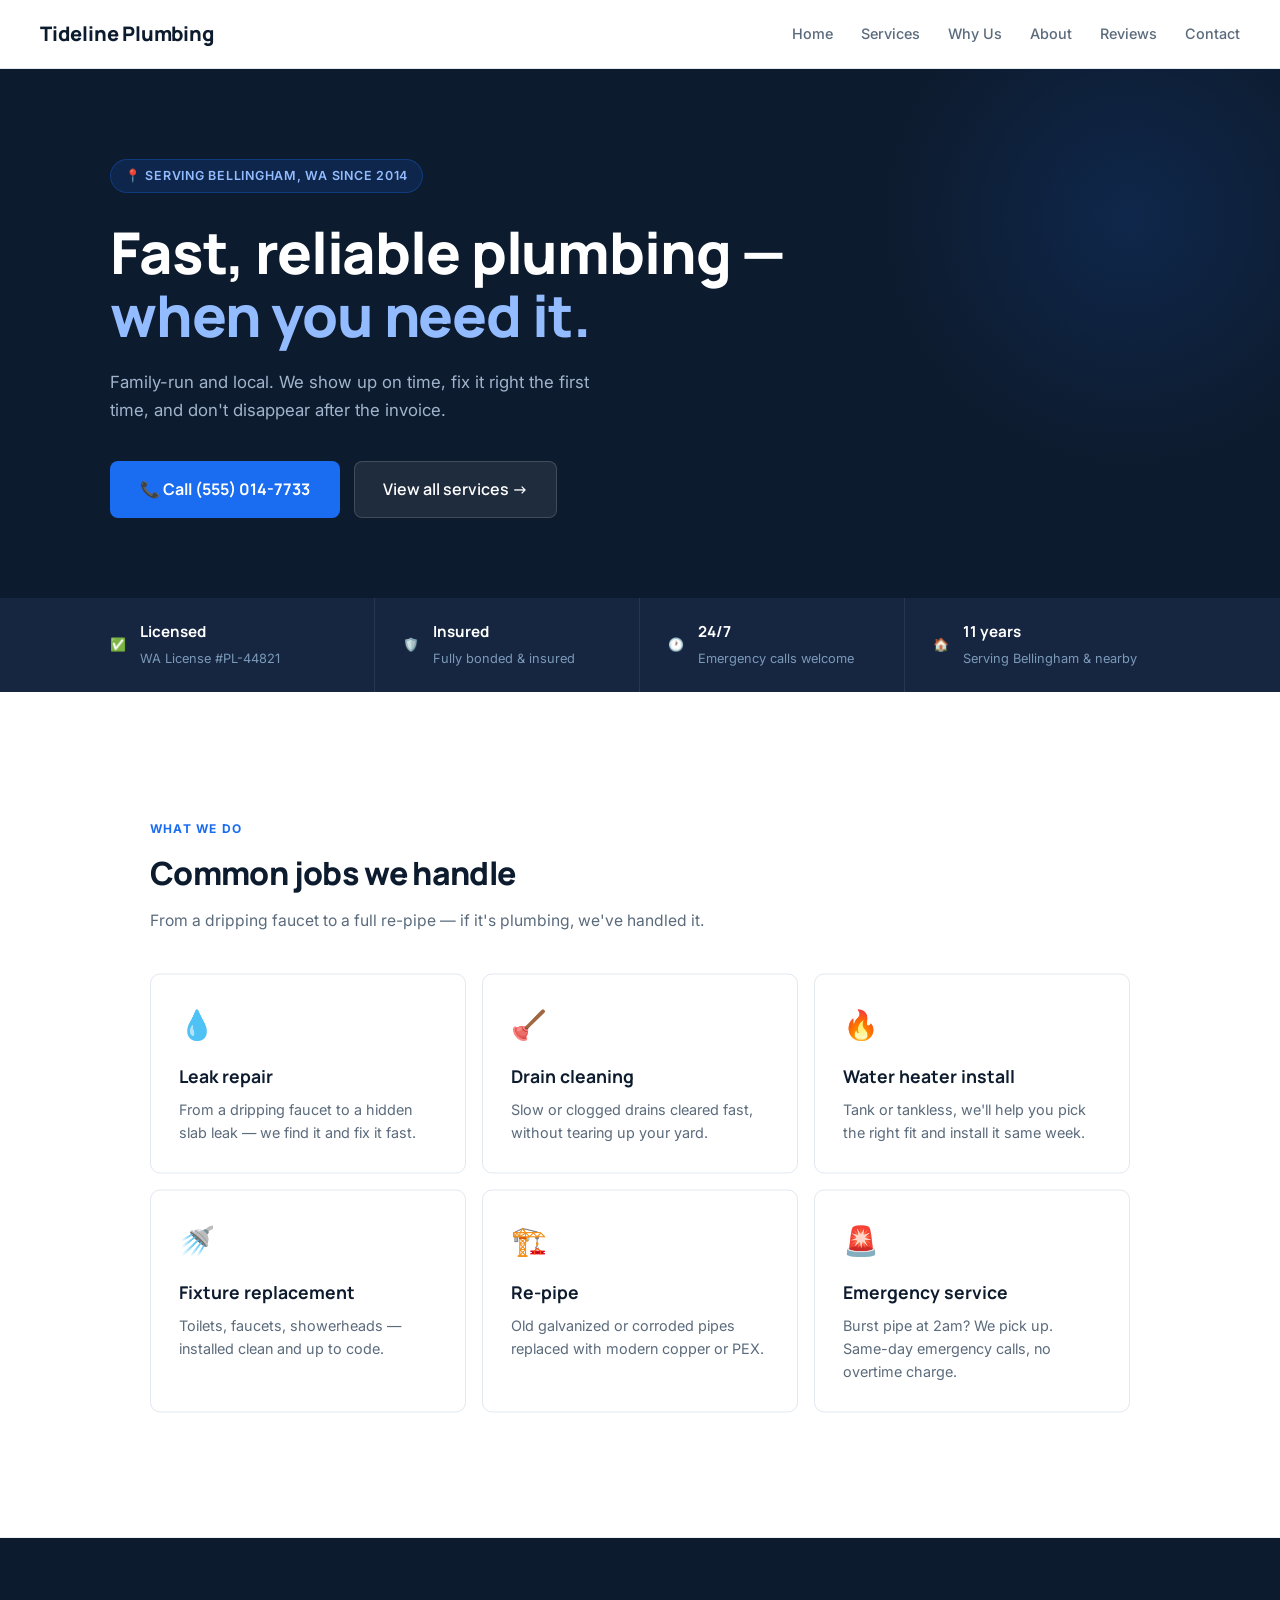
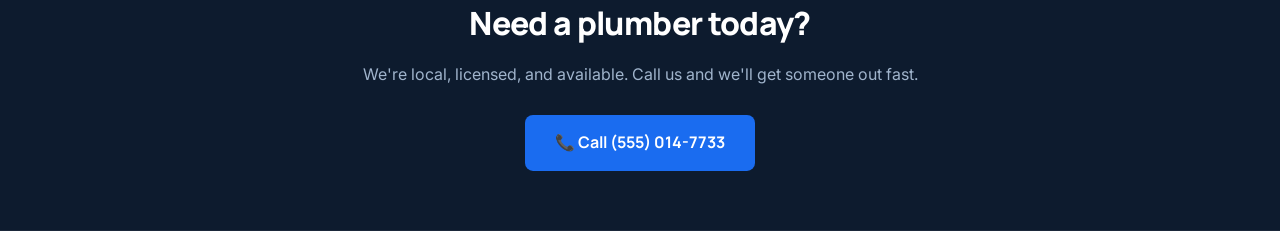
<file: index.html>
<!DOCTYPE html>
<html lang="en">
<head>
  <meta charset="UTF-8">
  <meta name="viewport" content="width=device-width, initial-scale=1.0">
  <title>Tideline Plumbing | Bellingham, WA</title>
  <link rel="preconnect" href="https://fonts.googleapis.com">
  <link href="https://fonts.googleapis.com/css2?family=Manrope:wght@400;500;600;700;800&family=Inter:wght@400;500;600&display=swap" rel="stylesheet">
  <link rel="stylesheet" href="css/style.css">
</head>
<body>

  <header>
    <h1>Tideline Plumbing</h1>
    <nav id="nav-links">
      <a href="index.html">Home</a>
      <a href="services.html">Services</a>
      <a href="why-us.html">Why Us</a>
      <a href="about.html">About</a>
      <a href="reviews.html">Reviews</a>
      <a href="contact.html">Contact</a>
    </nav>
    <button id="nav-toggle" aria-label="Toggle navigation menu">☰</button>
  </header>

  <section class="hero">
    <div class="hero-inner">
      <div class="hero-badge">📍 Serving Bellingham, WA since 2014</div>
      <h2>Fast, reliable plumbing — <em>when you need it.</em></h2>
      <p class="hero-sub">Family-run and local. We show up on time, fix it right the first time, and don't disappear after the invoice.</p>
      <div class="hero-actions">
        <a href="tel:15550147733" class="call-button">📞 Call (555) 014-7733</a>
        <a href="services.html" class="secondary-button">View all services →</a>
      </div>
    </div>
  </section>

  <div class="trust-bar">
    <div class="trust-bar-inner">
      <div class="trust-item">
        <span class="trust-icon">✅</span>
        <div>
          <strong>Licensed</strong>
          <span>WA License #PL-44821</span>
        </div>
      </div>
      <div class="trust-item">
        <span class="trust-icon">🛡️</span>
        <div>
          <strong>Insured</strong>
          <span>Fully bonded & insured</span>
        </div>
      </div>
      <div class="trust-item">
        <span class="trust-icon">🕐</span>
        <div>
          <strong>24/7</strong>
          <span>Emergency calls welcome</span>
        </div>
      </div>
      <div class="trust-item">
        <span class="trust-icon">🏠</span>
        <div>
          <strong>11 years</strong>
          <span>Serving Bellingham & nearby</span>
        </div>
      </div>
    </div>
  </div>

  <main>
    <section class="services-preview">
      <span class="section-label">What we do</span>
      <h3>Common jobs we handle</h3>
      <p class="section-sub">From a dripping faucet to a full re-pipe — if it's plumbing, we've handled it.</p>

      <div class="service-grid">
        <div class="service-card reveal">
          <div class="service-card-icon">💧</div>
          <h4>Leak repair</h4>
          <p>From a dripping faucet to a hidden slab leak — we find it and fix it fast.</p>
        </div>
        <div class="service-card reveal">
          <div class="service-card-icon">🪠</div>
          <h4>Drain cleaning</h4>
          <p>Slow or clogged drains cleared fast, without tearing up your yard.</p>
        </div>
        <div class="service-card reveal">
          <div class="service-card-icon">🔥</div>
          <h4>Water heater install</h4>
          <p>Tank or tankless, we'll help you pick the right fit and install it same week.</p>
        </div>
        <div class="service-card reveal">
          <div class="service-card-icon">🚿</div>
          <h4>Fixture replacement</h4>
          <p>Toilets, faucets, showerheads — installed clean and up to code.</p>
        </div>
        <div class="service-card reveal">
          <div class="service-card-icon">🏗️</div>
          <h4>Re-pipe</h4>
          <p>Old galvanized or corroded pipes replaced with modern copper or PEX.</p>
        </div>
        <div class="service-card reveal">
          <div class="service-card-icon">🚨</div>
          <h4>Emergency service</h4>
          <p>Burst pipe at 2am? We pick up. Same-day emergency calls, no overtime charge.</p>
        </div>
      </div>
    </section>

    <section class="cta-strip reveal">
      <div class="cta-strip-inner">
        <h3>Need a plumber today?</h3>
        <p>We're local, licensed, and available. Call us and we'll get someone out fast.</p>
        <a href="tel:15550147733" class="call-button">📞 Call (555) 014-7733</a>
      </div>
    </section>
  </main>

  <footer>
    <p>&copy; 2026 Tideline Plumbing — Bellingham, WA</p>
  </footer>

  <script src="js/nav-toggle.js"></script>
  <script src="js/scroll-reveal.js"></script>
</body>
</html>
</file>
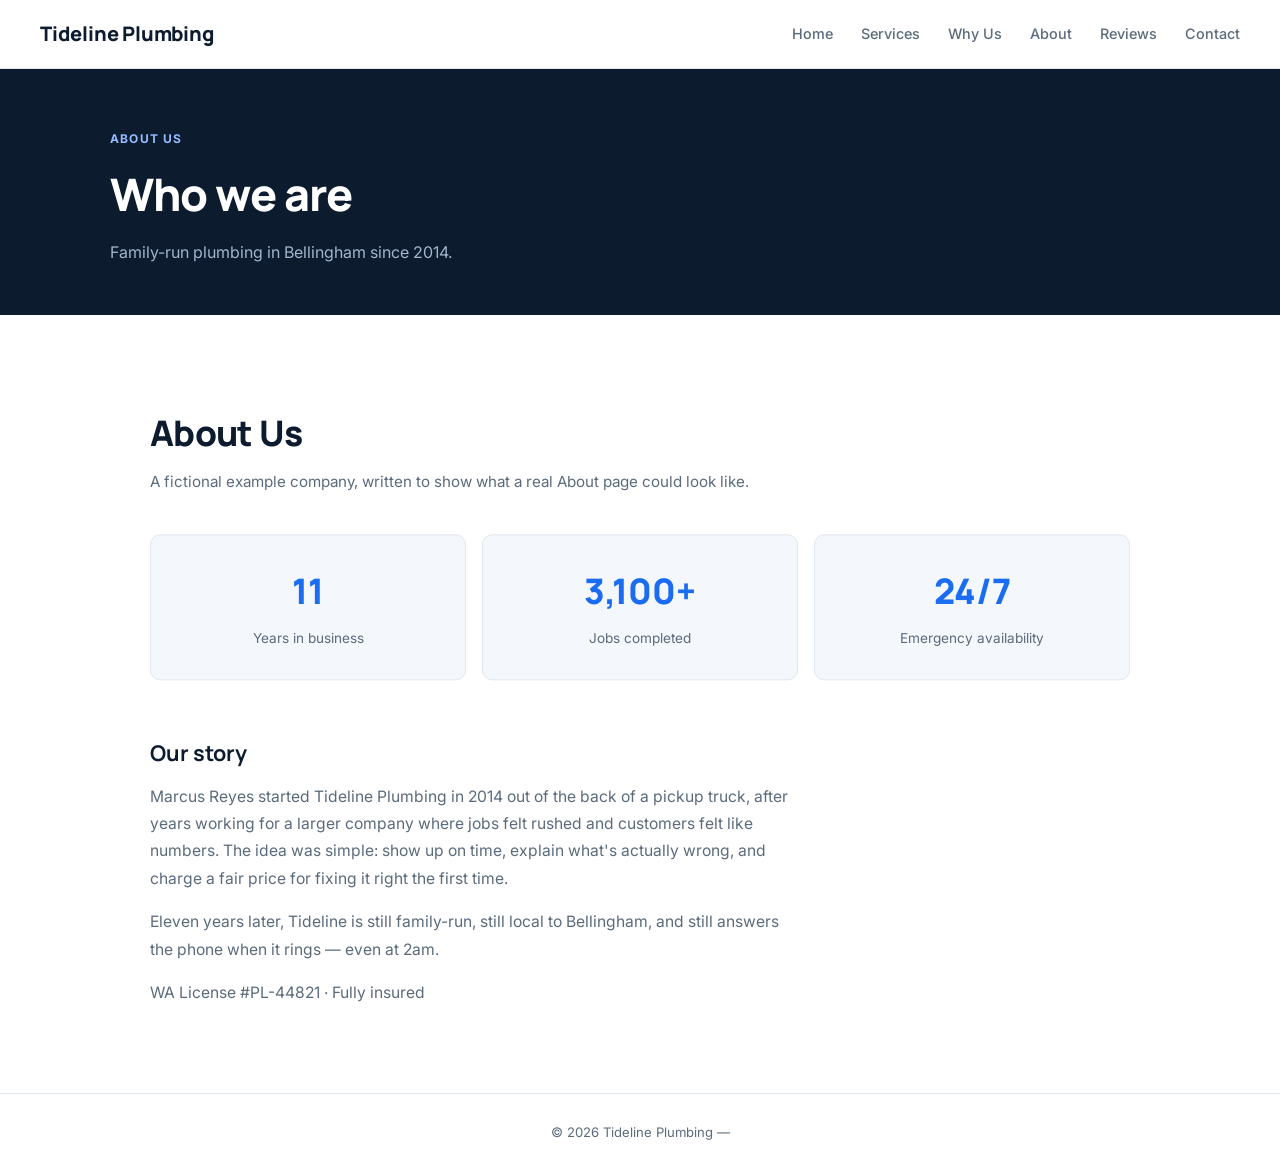
<file: about.html>
<!DOCTYPE html>
<html lang="en">
<head>
  <meta charset="UTF-8">
  <meta name="viewport" content="width=device-width, initial-scale=1.0">
  <title>About | [Your Company Name]</title>
  <link rel="preconnect" href="https://fonts.googleapis.com">
  <link href="https://fonts.googleapis.com/css2?family=Manrope:wght@400;500;600;700;800&family=Inter:wght@400;500;600&display=swap" rel="stylesheet">
  <link rel="preconnect" href="https://fonts.googleapis.com">
  <link href="https://fonts.googleapis.com/css2?family=Manrope:wght@400;500;600;700;800&family=Inter:wght@400;500;600&display=swap" rel="stylesheet">
  <link rel="stylesheet" href="css/style.css">
</head>
<body>

  <header>
    <h1>Tideline Plumbing</h1>
    <nav id="nav-links">
      <a href="index.html">Home</a>
      <a href="services.html">Services</a>
      <a href="why-us.html">Why Us</a>
      <a href="about.html">About</a>
      <a href="reviews.html">Reviews</a>
      <a href="contact.html">Contact</a>
    </nav>
    <button id="nav-toggle" aria-label="Toggle navigation menu">☰</button>
  </header>

  <section class="page-hero">
    <div class="page-hero-inner">
      <p class="page-hero-eyebrow">About us</p>
      <h2>Who we are</h2>
      <p class="page-hero-sub">Family-run plumbing in Bellingham since 2014.</p>
    </div>
  </section>

  <main>
    <section class="about-page">
      <h2>About Us</h2>
      <p class="page-note">A fictional example company, written to show what a real About page could look like.</p>

      <div class="stat-row">
        <div class="stat-box">
          <strong>11</strong>
          <span>Years in business</span>
        </div>
        <div class="stat-box">
          <strong>3,100+</strong>
          <span>Jobs completed</span>
        </div>
        <div class="stat-box">
          <strong>24/7</strong>
          <span>Emergency availability</span>
        </div>
      </div>

      <div class="about-story">
        <h3>Our story</h3>
        <p>Marcus Reyes started Tideline Plumbing in 2014 out of the back of a pickup truck, after years working for a larger company where jobs felt rushed and customers felt like numbers. The idea was simple: show up on time, explain what's actually wrong, and charge a fair price for fixing it right the first time.</p>
        <p>Eleven years later, Tideline is still family-run, still local to Bellingham, and still answers the phone when it rings — even at 2am.</p>
        <p>WA License #PL-44821 · Fully insured</p>
      </div>
    </section>
  </main>

  <footer>
    <p>&copy; 2026 Tideline Plumbing — </p>
  </footer>

  <script src="js/nav-toggle.js"></script>
  <script src="js/scroll-reveal.js"></script>
  <script src="js/scroll-reveal.js"></script>
</body>
</html>
</file>
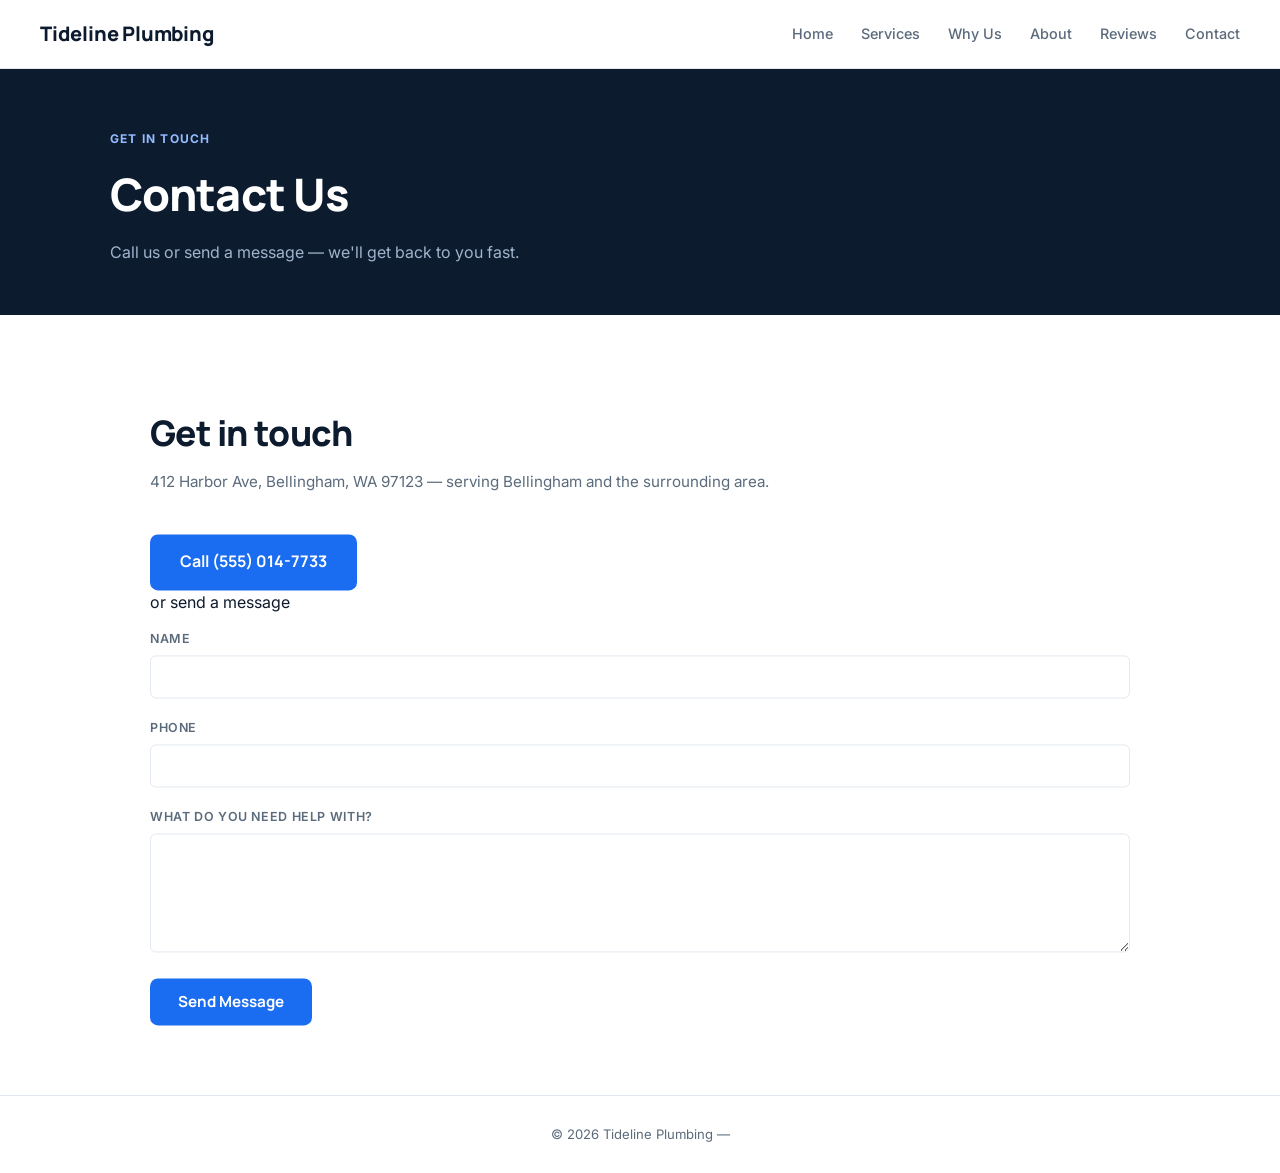
<file: contact.html>
<!DOCTYPE html>
<html lang="en">
<head>
  <meta charset="UTF-8">
  <meta name="viewport" content="width=device-width, initial-scale=1.0">
  <title>Contact | [Your Company Name]</title>
  <link rel="preconnect" href="https://fonts.googleapis.com">
  <link href="https://fonts.googleapis.com/css2?family=Manrope:wght@400;500;600;700;800&family=Inter:wght@400;500;600&display=swap" rel="stylesheet">
  <link rel="preconnect" href="https://fonts.googleapis.com">
  <link href="https://fonts.googleapis.com/css2?family=Manrope:wght@400;500;600;700;800&family=Inter:wght@400;500;600&display=swap" rel="stylesheet">
  <link rel="stylesheet" href="css/style.css">
</head>
<body>

  <header>
    <h1>Tideline Plumbing</h1>
    <nav id="nav-links">
      <a href="index.html">Home</a>
      <a href="services.html">Services</a>
      <a href="why-us.html">Why Us</a>
      <a href="about.html">About</a>
      <a href="reviews.html">Reviews</a>
      <a href="contact.html">Contact</a>
    </nav>
    <button id="nav-toggle" aria-label="Toggle navigation menu">☰</button>
  </header>

  <section class="page-hero">
    <div class="page-hero-inner">
      <p class="page-hero-eyebrow">Get in touch</p>
      <h2>Contact Us</h2>
      <p class="page-hero-sub">Call us or send a message — we'll get back to you fast.</p>
    </div>
  </section>

  <main>
    <section class="contact-page">
      <h2>Get in touch</h2>
      <p class="page-note">412 Harbor Ave, Bellingham, WA 97123 — serving Bellingham and the surrounding area.</p>

      <a href="tel:15550147733" class="call-button">Call (555) 014-7733</a>

      <p class="contact-or">or send a message</p>

      <form id="contact-form" action="https://formspree.io/f/YOUR_FORM_ID" method="POST">
        <label for="name">Name</label>
        <input type="text" id="name" name="name" required>

        <label for="phone">Phone</label>
        <input type="tel" id="phone" name="phone" required>

        <label for="message">What do you need help with?</label>
        <textarea id="message" name="message" rows="5" required></textarea>

        <button type="submit">Send Message</button>
      </form>
    </section>
  </main>

  <footer>
    <p>&copy; 2026 Tideline Plumbing — </p>
  </footer>

  <script src="js/nav-toggle.js"></script>
  <script src="js/scroll-reveal.js"></script>
  <script src="js/scroll-reveal.js"></script>
</body>
</html>
</file>
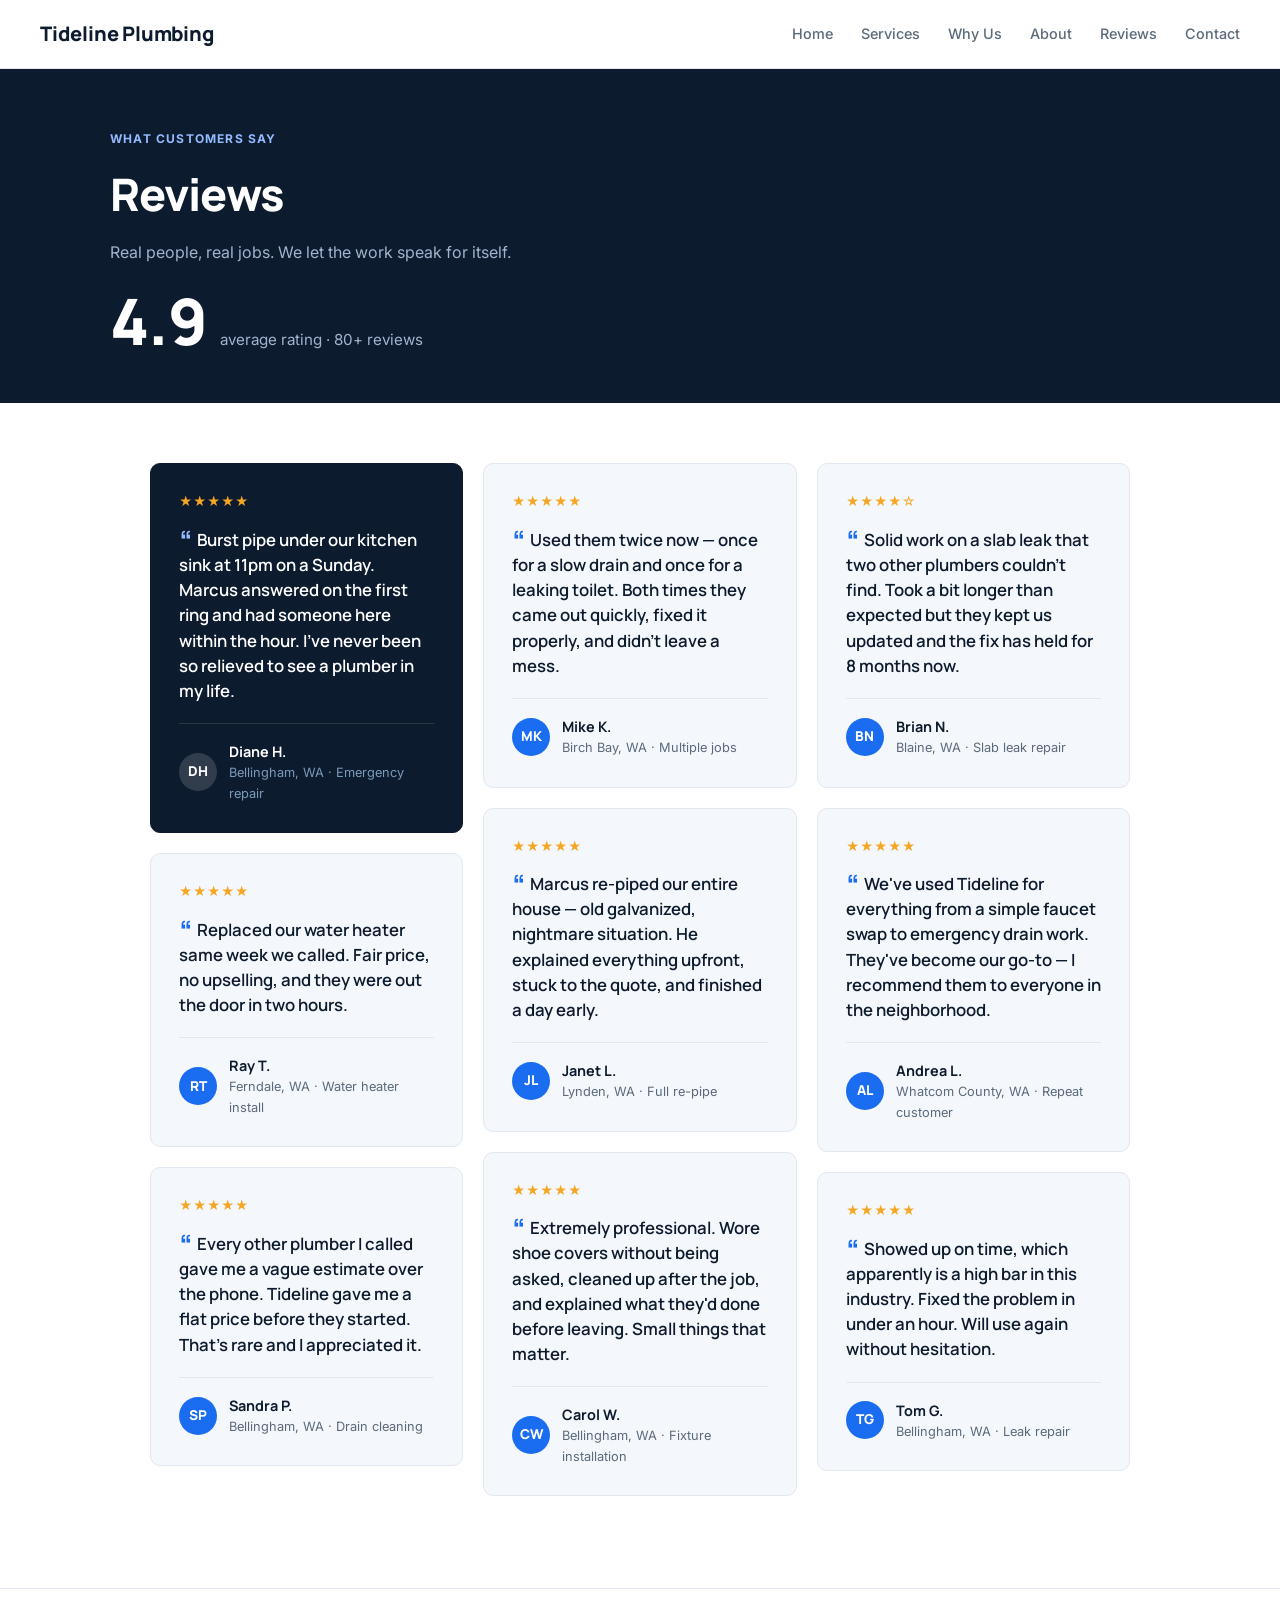
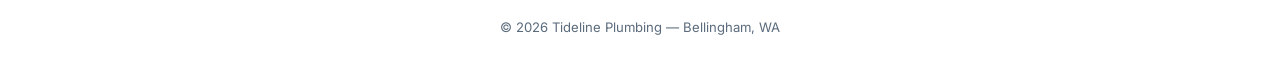
<file: reviews.html>
<!DOCTYPE html>
<html lang="en">
<head>
  <meta charset="UTF-8">
  <meta name="viewport" content="width=device-width, initial-scale=1.0">
  <title>Reviews | Tideline Plumbing</title>
  <link rel="preconnect" href="https://fonts.googleapis.com">
  <link href="https://fonts.googleapis.com/css2?family=Manrope:wght@400;500;600;700;800&family=Inter:wght@400;500;600&display=swap" rel="stylesheet">
  <link rel="stylesheet" href="css/style.css">
  <style>
    .reviews-hero-stat {
      display: flex;
      align-items: baseline;
      gap: 12px;
      margin-top: 24px;
    }
    .reviews-hero-num {
      font-family: var(--font-display);
      font-size: 4rem;
      font-weight: 800;
      color: white;
      line-height: 1;
    }
    .reviews-hero-label {
      color: #a0b4cc;
      font-size: 0.95rem;
    }

    .reviews-wall {
      padding: 60px 40px 90px;
      max-width: 1060px;
      margin: 0 auto;
      columns: 3;
      column-gap: 20px;
    }

    .review-card {
      break-inside: avoid;
      background-color: var(--bg-muted);
      border: 1px solid var(--line);
      border-radius: 10px;
      padding: 28px;
      margin-bottom: 20px;
      display: block;
      transition: border-color 0.25s ease, transform 0.25s ease;
    }

    .review-card:hover {
      border-color: var(--accent);
      transform: translateY(-2px);
    }

    .review-card.featured {
      background-color: var(--navy);
      border-color: var(--navy);
    }

    .review-quote {
      font-family: var(--font-display);
      font-size: 1.05rem;
      font-weight: 600;
      line-height: 1.5;
      color: var(--navy);
      margin-bottom: 20px;
    }

    .review-card.featured .review-quote {
      color: white;
    }

    .review-quote::before {
      content: "\201C";
      font-size: 2rem;
      color: var(--accent);
      line-height: 0;
      vertical-align: -0.5rem;
      margin-right: 4px;
    }

    .review-card.featured .review-quote::before {
      color: #93bbff;
    }

    .review-meta {
      display: flex;
      align-items: center;
      gap: 12px;
      border-top: 1px solid var(--line);
      padding-top: 16px;
    }

    .review-card.featured .review-meta {
      border-color: rgba(255,255,255,0.12);
    }

    .review-avatar {
      width: 38px;
      height: 38px;
      border-radius: 50%;
      background-color: var(--accent);
      display: flex;
      align-items: center;
      justify-content: center;
      font-family: var(--font-display);
      font-weight: 800;
      font-size: 0.85rem;
      color: white;
      flex-shrink: 0;
    }

    .review-card.featured .review-avatar {
      background-color: rgba(255,255,255,0.15);
    }

    .review-name {
      font-family: var(--font-display);
      font-size: 0.9rem;
      font-weight: 700;
      color: var(--navy);
    }

    .review-card.featured .review-name {
      color: white;
    }

    .review-detail {
      font-size: 0.8rem;
      color: var(--text-muted);
    }

    .review-card.featured .review-detail {
      color: #7a9ab8;
    }

    .review-stars {
      color: #f5a623;
      font-size: 0.8rem;
      letter-spacing: 1px;
      margin-bottom: 14px;
    }

    @media (max-width: 900px) {
      .reviews-wall { columns: 2; padding-left: 24px; padding-right: 24px; }
    }

    @media (max-width: 560px) {
      .reviews-wall { columns: 1; }
      .reviews-hero-num { font-size: 3rem; }
    }
  </style>
</head>
<body>

  <header>
    <h1>Tideline Plumbing</h1>
    <nav id="nav-links">
      <a href="index.html">Home</a>
      <a href="services.html">Services</a>
      <a href="why-us.html">Why Us</a>
      <a href="about.html">About</a>
      <a href="reviews.html">Reviews</a>
      <a href="contact.html">Contact</a>
    </nav>
    <button id="nav-toggle" aria-label="Toggle navigation menu">☰</button>
  </header>

  <section class="page-hero">
    <div class="page-hero-inner">
      <p class="page-hero-eyebrow">What customers say</p>
      <h2>Reviews</h2>
      <p class="page-hero-sub">Real people, real jobs. We let the work speak for itself.</p>
      <div class="reviews-hero-stat">
        <span class="reviews-hero-num">4.9</span>
        <span class="reviews-hero-label">average rating · 80+ reviews</span>
      </div>
    </div>
  </section>

  <main>
    <div class="reviews-wall">

      <div class="review-card featured reveal">
        <div class="review-stars">★★★★★</div>
        <p class="review-quote">Burst pipe under our kitchen sink at 11pm on a Sunday. Marcus answered on the first ring and had someone here within the hour. I've never been so relieved to see a plumber in my life.</p>
        <div class="review-meta">
          <div class="review-avatar">DH</div>
          <div>
            <p class="review-name">Diane H.</p>
            <p class="review-detail">Bellingham, WA · Emergency repair</p>
          </div>
        </div>
      </div>

      <div class="review-card reveal">
        <div class="review-stars">★★★★★</div>
        <p class="review-quote">Replaced our water heater same week we called. Fair price, no upselling, and they were out the door in two hours.</p>
        <div class="review-meta">
          <div class="review-avatar">RT</div>
          <div>
            <p class="review-name">Ray T.</p>
            <p class="review-detail">Ferndale, WA · Water heater install</p>
          </div>
        </div>
      </div>

      <div class="review-card reveal">
        <div class="review-stars">★★★★★</div>
        <p class="review-quote">Every other plumber I called gave me a vague estimate over the phone. Tideline gave me a flat price before they started. That's rare and I appreciated it.</p>
        <div class="review-meta">
          <div class="review-avatar">SP</div>
          <div>
            <p class="review-name">Sandra P.</p>
            <p class="review-detail">Bellingham, WA · Drain cleaning</p>
          </div>
        </div>
      </div>

      <div class="review-card reveal">
        <div class="review-stars">★★★★★</div>
        <p class="review-quote">Used them twice now — once for a slow drain and once for a leaking toilet. Both times they came out quickly, fixed it properly, and didn't leave a mess.</p>
        <div class="review-meta">
          <div class="review-avatar">MK</div>
          <div>
            <p class="review-name">Mike K.</p>
            <p class="review-detail">Birch Bay, WA · Multiple jobs</p>
          </div>
        </div>
      </div>

      <div class="review-card reveal">
        <div class="review-stars">★★★★★</div>
        <p class="review-quote">Marcus re-piped our entire house — old galvanized, nightmare situation. He explained everything upfront, stuck to the quote, and finished a day early.</p>
        <div class="review-meta">
          <div class="review-avatar">JL</div>
          <div>
            <p class="review-name">Janet L.</p>
            <p class="review-detail">Lynden, WA · Full re-pipe</p>
          </div>
        </div>
      </div>

      <div class="review-card reveal">
        <div class="review-stars">★★★★★</div>
        <p class="review-quote">Extremely professional. Wore shoe covers without being asked, cleaned up after the job, and explained what they'd done before leaving. Small things that matter.</p>
        <div class="review-meta">
          <div class="review-avatar">CW</div>
          <div>
            <p class="review-name">Carol W.</p>
            <p class="review-detail">Bellingham, WA · Fixture installation</p>
          </div>
        </div>
      </div>

      <div class="review-card reveal">
        <div class="review-stars">★★★★☆</div>
        <p class="review-quote">Solid work on a slab leak that two other plumbers couldn't find. Took a bit longer than expected but they kept us updated and the fix has held for 8 months now.</p>
        <div class="review-meta">
          <div class="review-avatar">BN</div>
          <div>
            <p class="review-name">Brian N.</p>
            <p class="review-detail">Blaine, WA · Slab leak repair</p>
          </div>
        </div>
      </div>

      <div class="review-card reveal">
        <div class="review-stars">★★★★★</div>
        <p class="review-quote">We've used Tideline for everything from a simple faucet swap to emergency drain work. They've become our go-to — I recommend them to everyone in the neighborhood.</p>
        <div class="review-meta">
          <div class="review-avatar">AL</div>
          <div>
            <p class="review-name">Andrea L.</p>
            <p class="review-detail">Whatcom County, WA · Repeat customer</p>
          </div>
        </div>
      </div>

      <div class="review-card reveal">
        <div class="review-stars">★★★★★</div>
        <p class="review-quote">Showed up on time, which apparently is a high bar in this industry. Fixed the problem in under an hour. Will use again without hesitation.</p>
        <div class="review-meta">
          <div class="review-avatar">TG</div>
          <div>
            <p class="review-name">Tom G.</p>
            <p class="review-detail">Bellingham, WA · Leak repair</p>
          </div>
        </div>
      </div>

    </div>
  </main>

  <footer>
    <p>&copy; 2026 Tideline Plumbing — Bellingham, WA</p>
  </footer>

  <script src="js/nav-toggle.js"></script>
  <script src="js/scroll-reveal.js"></script>
</body>
</html>
</file>
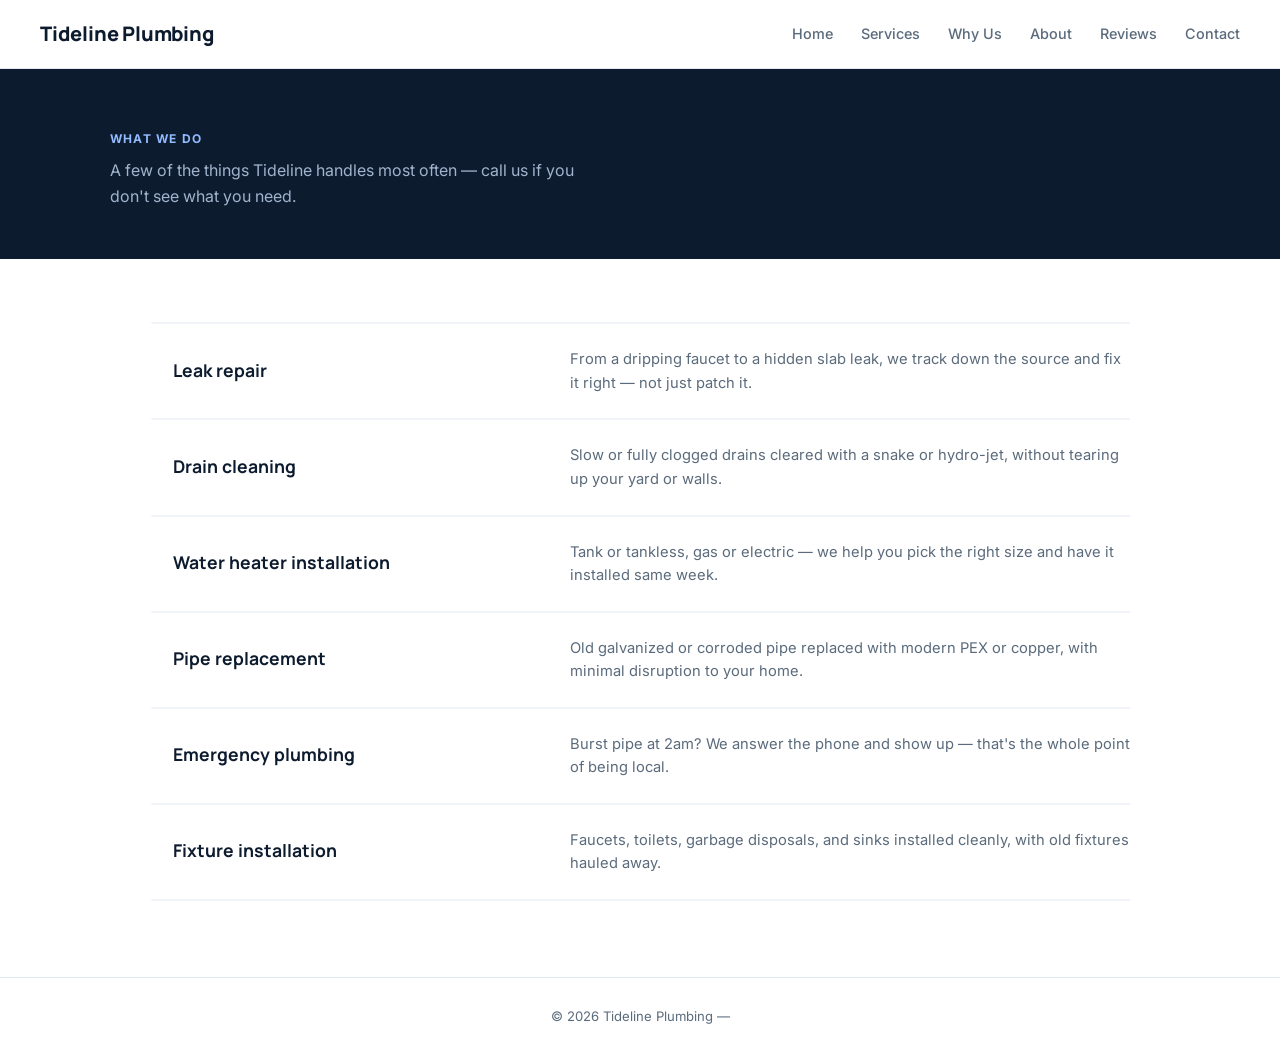
<file: services.html>
<!DOCTYPE html>
<html lang="en">
<head>
  <meta charset="UTF-8">
  <meta name="viewport" content="width=device-width, initial-scale=1.0">
  <title>Services | [Your Company Name]</title>
  <link rel="preconnect" href="https://fonts.googleapis.com">
  <link href="https://fonts.googleapis.com/css2?family=Manrope:wght@400;500;600;700;800&family=Inter:wght@400;500;600&display=swap" rel="stylesheet">
  <link rel="preconnect" href="https://fonts.googleapis.com">
  <link href="https://fonts.googleapis.com/css2?family=Manrope:wght@400;500;600;700;800&family=Inter:wght@400;500;600&display=swap" rel="stylesheet">
  <link rel="stylesheet" href="css/style.css">
</head>
<body>

  <header>
    <h1>Tideline Plumbing</h1>
    <nav id="nav-links">
      <a href="index.html">Home</a>
      <a href="services.html">Services</a>
      <a href="why-us.html">Why Us</a>
      <a href="about.html">About</a>
      <a href="reviews.html">Reviews</a>
      <a href="contact.html">Contact</a>
    </nav>
    <button id="nav-toggle" aria-label="Toggle navigation menu">☰</button>
  </header>

  <main>
    <section class="page-hero">
    <div class="page-hero-inner">
      <p class="page-hero-eyebrow">What we do</p>
      <p class="page-hero-sub">A few of the things Tideline handles most often — call us if you don't see what you need.</p>
    </div>
  </section>

  <section class="services-page" style="padding-top: 50px;">
      <div id="services-container"></div>
    </section>
  </main>

  <footer>
    <p>&copy; 2026 Tideline Plumbing — </p>
  </footer>

  <script src="js/services-data.js"></script>
  <script src="js/services-render.js"></script>
  <script src="js/nav-toggle.js"></script>
  <script src="js/scroll-reveal.js"></script>
  <script src="js/scroll-reveal.js"></script>
</body>
</html>
</file>
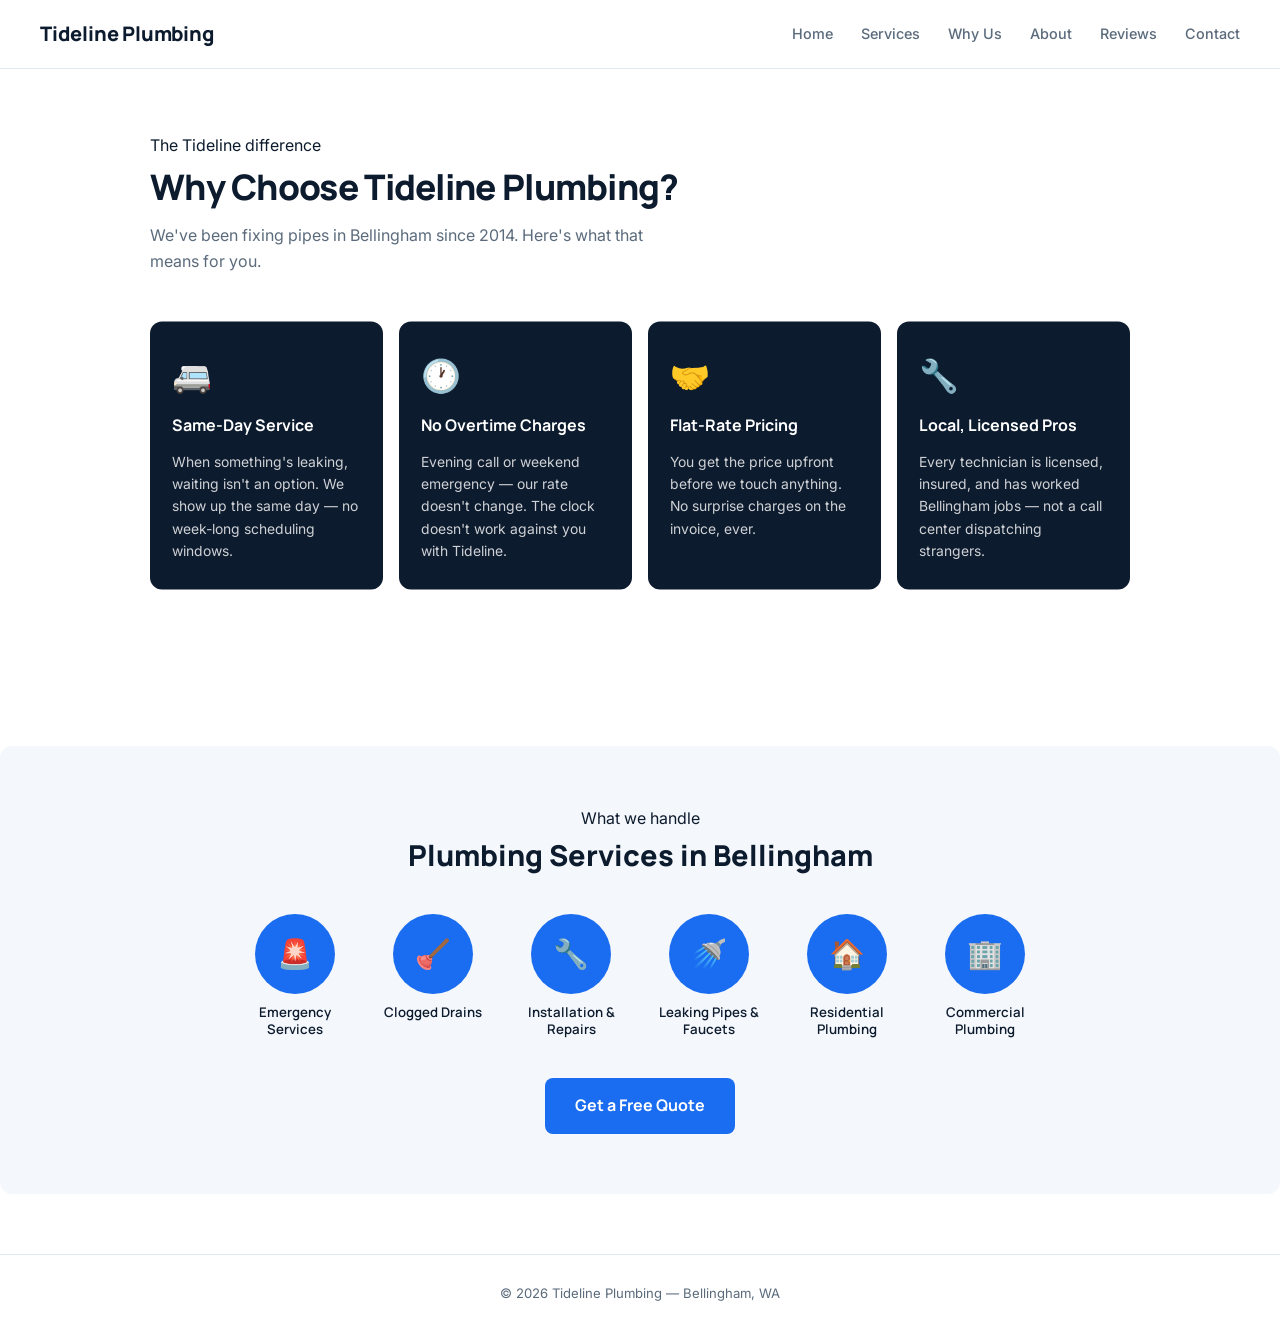
<file: why-us.html>
<!DOCTYPE html>
<html lang="en">
<head>
  <meta charset="UTF-8">
  <meta name="viewport" content="width=device-width, initial-scale=1.0">
  <title>Why Tideline | Tideline Plumbing</title>
  <link rel="preconnect" href="https://fonts.googleapis.com">
  <link href="https://fonts.googleapis.com/css2?family=Manrope:wght@400;500;600;700;800&family=Inter:wght@400;500;600&display=swap" rel="stylesheet">
  <link rel="preconnect" href="https://fonts.googleapis.com">
  <link href="https://fonts.googleapis.com/css2?family=Manrope:wght@400;500;600;700;800&family=Inter:wght@400;500;600&display=swap" rel="stylesheet">
  <link rel="stylesheet" href="css/style.css">
</head>
<body>

  <header>
    <h1>Tideline Plumbing</h1>
    <nav id="nav-links">
      <a href="index.html">Home</a>
      <a href="services.html">Services</a>
      <a href="why-us.html">Why Us</a>
      <a href="about.html">About</a>
      <a href="reviews.html">Reviews</a>
      <a href="contact.html">Contact</a>
    </nav>
    <button id="nav-toggle" aria-label="Toggle navigation menu">☰</button>
  </header>

  <main>

    <!-- WHY CHOOSE US -->
    <section class="why-page">
      <p class="eyebrow">The Tideline difference</p>
      <h2>Why Choose Tideline Plumbing?</h2>
      <p class="why-sub">We've been fixing pipes in Bellingham since 2014. Here's what that means for you.</p>

      <div class="why-grid">
        <div class="why-card">
          <div class="why-icon">🚐</div>
          <h3>Same-Day Service</h3>
          <p>When something's leaking, waiting isn't an option. We show up the same day — no week-long scheduling windows.</p>
        </div>
        <div class="why-card">
          <div class="why-icon">🕐</div>
          <h3>No Overtime Charges</h3>
          <p>Evening call or weekend emergency — our rate doesn't change. The clock doesn't work against you with Tideline.</p>
        </div>
        <div class="why-card">
          <div class="why-icon">🤝</div>
          <h3>Flat-Rate Pricing</h3>
          <p>You get the price upfront before we touch anything. No surprise charges on the invoice, ever.</p>
        </div>
        <div class="why-card">
          <div class="why-icon">🔧</div>
          <h3>Local, Licensed Pros</h3>
          <p>Every technician is licensed, insured, and has worked Bellingham jobs — not a call center dispatching strangers.</p>
        </div>
      </div>
    </section>

    <!-- SERVICES CIRCLE GRID -->
    <section class="services-circle-section">
      <p class="eyebrow">What we handle</p>
      <h2>Plumbing Services in Bellingham</h2>

      <div class="services-circle-grid">
        <div class="circle-item">
          <div class="circle-badge">🚨</div>
          <span>Emergency Services</span>
        </div>
        <div class="circle-item">
          <div class="circle-badge">🪠</div>
          <span>Clogged Drains</span>
        </div>
        <div class="circle-item">
          <div class="circle-badge">🔧</div>
          <span>Installation & Repairs</span>
        </div>
        <div class="circle-item">
          <div class="circle-badge">🚿</div>
          <span>Leaking Pipes & Faucets</span>
        </div>
        <div class="circle-item">
          <div class="circle-badge">🏠</div>
          <span>Residential Plumbing</span>
        </div>
        <div class="circle-item">
          <div class="circle-badge">🏢</div>
          <span>Commercial Plumbing</span>
        </div>
      </div>

      <div style="text-align:center; margin-top: 40px;">
        <a href="contact.html" class="call-button">Get a Free Quote</a>
      </div>
    </section>

  </main>

  <footer>
    <p>&copy; 2026 Tideline Plumbing — Bellingham, WA</p>
  </footer>

  <script src="js/nav-toggle.js"></script>
  <script src="js/scroll-reveal.js"></script>
  <script src="js/scroll-reveal.js"></script>
</body>
</html>
</file>
<file: css/style.css>
@import url('https://fonts.googleapis.com/css2?family=Manrope:wght@400;500;600;700;800&family=Inter:wght@400;500;600&display=swap');

/* ===== Tokens ===== */
:root {
  --navy: #0d1b2e;
  --navy-mid: #162540;
  --bg: #ffffff;
  --bg-muted: #f4f7fb;
  --text: #0d1b2e;
  --text-muted: #5b6b7c;
  --accent: #1a6cf0;
  --accent-dark: #1558d0;
  --accent-light: #e8f0fe;
  --line: #e2e8f0;
  --font-display: "Manrope", sans-serif;
  --font-body: "Inter", sans-serif;
}

* { box-sizing: border-box; margin: 0; padding: 0; }
html { scroll-behavior: smooth; }

body {
  font-family: var(--font-body);
  background-color: var(--bg);
  color: var(--text);
  line-height: 1.6;
  -webkit-font-smoothing: antialiased;
}

a { color: inherit; text-decoration: none; }

/* ===== Reveal ===== */
.reveal {
  opacity: 0;
  transform: translateY(18px);
  transition: opacity 0.7s cubic-bezier(0.16, 1, 0.3, 1), transform 0.7s cubic-bezier(0.16, 1, 0.3, 1);
}
.reveal.is-visible { opacity: 1; transform: none; }
@media (prefers-reduced-motion: reduce) {
  .reveal { opacity: 1; transform: none; transition: none; }
}

/* ===== Header ===== */
header {
  position: sticky;
  top: 0;
  z-index: 100;
  background-color: rgba(255, 255, 255, 0.95);
  backdrop-filter: blur(8px);
  border-bottom: 1px solid var(--line);
  display: flex;
  align-items: center;
  justify-content: space-between;
  padding: 18px 40px;
}

header h1 {
  font-family: var(--font-display);
  font-size: 1.25rem;
  font-weight: 800;
  color: var(--navy);
  letter-spacing: -0.01em;
}

nav#nav-links {
  display: flex;
  gap: 28px;
}

nav#nav-links a {
  font-size: 0.9rem;
  font-weight: 500;
  color: var(--text-muted);
  transition: color 0.2s ease;
}

nav#nav-links a:hover { color: var(--accent); }

#nav-toggle {
  display: none;
  background: none;
  border: 1px solid var(--line);
  border-radius: 6px;
  font-size: 1.2rem;
  padding: 4px 10px;
  cursor: pointer;
  color: var(--text);
}

/* ===== Hero — dark navy, left-aligned ===== */
.hero {
  background-color: var(--navy);
  padding: 90px 40px 80px;
  position: relative;
  overflow: hidden;
}

.hero::before {
  content: "";
  position: absolute;
  top: -100px;
  right: -100px;
  width: 500px;
  height: 500px;
  background: radial-gradient(circle, rgba(26, 108, 240, 0.15) 0%, transparent 70%);
  pointer-events: none;
}

.hero-inner {
  max-width: 1060px;
  margin: 0 auto;
}

.hero-badge {
  display: inline-flex;
  align-items: center;
  gap: 8px;
  background-color: rgba(26, 108, 240, 0.15);
  border: 1px solid rgba(26, 108, 240, 0.3);
  color: #93bbff;
  font-size: 0.78rem;
  font-weight: 600;
  letter-spacing: 0.06em;
  text-transform: uppercase;
  padding: 6px 14px;
  border-radius: 100px;
  margin-bottom: 28px;
  opacity: 0;
  animation: rise 0.6s cubic-bezier(0.16, 1, 0.3, 1) 0.05s forwards;
}

.hero h2 {
  font-family: var(--font-display);
  font-size: clamp(2.4rem, 5vw, 3.6rem);
  font-weight: 800;
  line-height: 1.1;
  letter-spacing: -0.02em;
  color: white;
  max-width: 680px;
  margin-bottom: 20px;
  opacity: 0;
  animation: rise 0.7s cubic-bezier(0.16, 1, 0.3, 1) 0.2s forwards;
}

.hero h2 em {
  font-style: normal;
  color: #93bbff;
}

.hero-sub {
  font-size: 1.05rem;
  color: #a0b4cc;
  max-width: 520px;
  line-height: 1.7;
  margin-bottom: 36px;
  opacity: 0;
  animation: rise 0.7s cubic-bezier(0.16, 1, 0.3, 1) 0.35s forwards;
}

.hero-actions {
  display: flex;
  gap: 14px;
  flex-wrap: wrap;
  opacity: 0;
  animation: rise 0.7s cubic-bezier(0.16, 1, 0.3, 1) 0.5s forwards;
}

.call-button {
  display: inline-flex;
  align-items: center;
  gap: 8px;
  background-color: var(--accent);
  color: white;
  font-family: var(--font-display);
  font-weight: 700;
  font-size: 1rem;
  padding: 15px 30px;
  border-radius: 8px;
  transition: background-color 0.2s ease, transform 0.2s ease;
}

.call-button:hover {
  background-color: var(--accent-dark);
  transform: translateY(-2px);
}

.secondary-button {
  display: inline-flex;
  align-items: center;
  gap: 8px;
  background-color: rgba(255, 255, 255, 0.08);
  color: white;
  font-family: var(--font-display);
  font-weight: 600;
  font-size: 1rem;
  padding: 15px 28px;
  border-radius: 8px;
  border: 1px solid rgba(255, 255, 255, 0.15);
  transition: background-color 0.2s ease;
}

.secondary-button:hover {
  background-color: rgba(255, 255, 255, 0.14);
}

@keyframes rise {
  from { opacity: 0; transform: translateY(14px); }
  to { opacity: 1; transform: translateY(0); }
}

/* ===== Trust bar ===== */
.trust-bar {
  background-color: var(--navy-mid);
  padding: 0 40px;
}

.trust-bar-inner {
  max-width: 1060px;
  margin: 0 auto;
  display: grid;
  grid-template-columns: repeat(4, 1fr);
  gap: 0;
}

.trust-item {
  display: flex;
  align-items: center;
  gap: 14px;
  padding: 22px 0;
  border-right: 1px solid rgba(255,255,255,0.08);
  padding-right: 28px;
  padding-left: 28px;
}

.trust-item:first-child { padding-left: 0; }
.trust-item:last-child { border-right: none; }

.trust-icon {
  font-size: 1.4rem;
  flex-shrink: 0;
}

.trust-item strong {
  font-family: var(--font-display);
  font-size: 0.95rem;
  font-weight: 700;
  color: white;
  display: block;
}

.trust-item span {
  font-size: 0.8rem;
  color: #7a9ab8;
}

/* ===== Shared wrap ===== */
.wrap {
  max-width: 1060px;
  margin: 0 auto;
  padding: 0 40px;
}

/* ===== Section label ===== */
.section-label {
  font-size: 0.75rem;
  font-weight: 700;
  letter-spacing: 0.1em;
  text-transform: uppercase;
  color: var(--accent);
  margin-bottom: 10px;
  display: block;
}

/* ===== Services preview ===== */
.services-preview {
  padding: 80px 40px;
  max-width: 1060px;
  margin: 0 auto;
}

.services-preview h3 {
  font-family: var(--font-display);
  font-size: 2rem;
  font-weight: 800;
  letter-spacing: -0.02em;
  margin-bottom: 8px;
}

.services-preview .section-sub {
  color: var(--text-muted);
  margin-bottom: 40px;
  font-size: 0.98rem;
}

.service-grid {
  display: grid;
  grid-template-columns: repeat(3, 1fr);
  gap: 16px;
}

.service-card {
  border: 1px solid var(--line);
  border-radius: 10px;
  padding: 28px;
  transition: border-color 0.25s ease, transform 0.25s ease, box-shadow 0.25s ease;
}

.service-card:hover {
  border-color: var(--accent);
  transform: translateY(-3px);
  box-shadow: 0 8px 24px rgba(26, 108, 240, 0.08);
}

.service-card-icon {
  font-size: 1.8rem;
  margin-bottom: 14px;
}

.service-card h4 {
  font-family: var(--font-display);
  font-size: 1.1rem;
  font-weight: 700;
  margin-bottom: 8px;
}

.service-card p {
  font-size: 0.9rem;
  color: var(--text-muted);
  line-height: 1.6;
}

/* ===== CTA strip ===== */
.cta-strip {
  background-color: var(--navy);
  padding: 60px 40px;
  text-align: center;
}

.cta-strip-inner {
  max-width: 600px;
  margin: 0 auto;
}

.cta-strip h3 {
  font-family: var(--font-display);
  font-size: 2rem;
  font-weight: 800;
  color: white;
  letter-spacing: -0.02em;
  margin-bottom: 12px;
}

.cta-strip p {
  color: #a0b4cc;
  font-size: 1rem;
  margin-bottom: 28px;
}

/* ===== Page hero (inner pages) ===== */
.page-hero {
  background-color: var(--navy);
  padding: 60px 40px 50px;
}

.page-hero-inner {
  max-width: 1060px;
  margin: 0 auto;
}

.page-hero-eyebrow {
  font-size: 0.75rem;
  font-weight: 700;
  letter-spacing: 0.1em;
  text-transform: uppercase;
  color: #93bbff;
  margin-bottom: 10px;
}

.page-hero h2 {
  font-family: var(--font-display);
  font-size: clamp(2rem, 4vw, 2.8rem);
  font-weight: 800;
  color: white;
  letter-spacing: -0.02em;
  margin-bottom: 10px;
}

.page-hero-sub {
  color: #a0b4cc;
  font-size: 1rem;
  max-width: 500px;
}

/* ===== Services page ===== */
.services-page {
  padding: 70px 40px 90px;
  max-width: 1060px;
  margin: 0 auto;
}

.services-page h2 {
  font-family: var(--font-display);
  font-size: 2.2rem;
  font-weight: 800;
  letter-spacing: -0.02em;
  margin-bottom: 8px;
  color: var(--navy);
}

.page-note {
  color: var(--text-muted);
  font-size: 0.95rem;
  margin-bottom: 40px;
}

.service-row {
  padding: 24px 0 24px 20px;
  border-top: 1px solid var(--line);
  display: grid;
  grid-template-columns: 1fr auto;
  align-items: center;
  gap: 20px;
  border-left: 3px solid transparent;
  transition: border-color 0.2s ease, background-color 0.2s ease;
}

.service-row:hover {
  border-left-color: var(--accent);
  background-color: var(--bg-muted);
  padding-left: 24px;
}

.service-row:last-child { border-bottom: 1px solid var(--line); }

.service-row-name {
  font-family: var(--font-display);
  font-size: 1.1rem;
  font-weight: 700;
  margin-bottom: 4px;
  color: var(--navy);
}

.service-row-desc {
  font-size: 0.92rem;
  color: var(--text-muted);
  max-width: 560px;
}

/* ===== About page ===== */
.about-page {
  padding: 70px 40px 90px;
  max-width: 1060px;
  margin: 0 auto;
}

.about-page h2 {
  font-family: var(--font-display);
  font-size: 2.2rem;
  font-weight: 800;
  letter-spacing: -0.02em;
  margin-bottom: 8px;
}

.stat-row {
  display: grid;
  grid-template-columns: repeat(3, 1fr);
  gap: 16px;
  margin: 36px 0 56px;
}

.stat-box {
  background-color: var(--bg-muted);
  border: 1px solid var(--line);
  border-radius: 10px;
  padding: 28px 20px;
  text-align: center;
}

.stat-box strong {
  font-family: var(--font-display);
  font-size: 2.2rem;
  font-weight: 800;
  color: var(--accent);
  display: block;
  margin-bottom: 6px;
}

.stat-box span {
  font-size: 0.85rem;
  color: var(--text-muted);
}

.about-story h3 {
  font-family: var(--font-display);
  font-size: 1.35rem;
  font-weight: 700;
  margin-bottom: 12px;
}

.about-story p {
  color: var(--text-muted);
  font-size: 0.98rem;
  max-width: 640px;
  line-height: 1.75;
  margin-bottom: 16px;
}

/* ===== Contact page ===== */
.contact-page {
  padding: 70px 40px 90px;
  max-width: 1060px;
  margin: 0 auto;
}

.contact-page h2 {
  font-family: var(--font-display);
  font-size: 2.2rem;
  font-weight: 800;
  letter-spacing: -0.02em;
  margin-bottom: 8px;
}

.contact-intro {
  color: var(--text-muted);
  font-size: 1rem;
  margin-bottom: 40px;
  max-width: 480px;
}

.contact-grid {
  display: grid;
  grid-template-columns: 1fr 1fr;
  gap: 60px;
  align-items: start;
}

.contact-info h3 {
  font-family: var(--font-display);
  font-size: 1.1rem;
  font-weight: 700;
  margin-bottom: 20px;
}

.contact-detail {
  display: flex;
  align-items: center;
  gap: 12px;
  margin-bottom: 16px;
  font-size: 0.95rem;
}

.contact-detail-icon { font-size: 1.2rem; }

.contact-detail a { color: var(--accent); }

#contact-form {
  display: flex;
  flex-direction: column;
  gap: 6px;
}

#contact-form label {
  font-size: 0.78rem;
  font-weight: 600;
  letter-spacing: 0.05em;
  text-transform: uppercase;
  color: var(--text-muted);
  margin-top: 14px;
}

#contact-form input,
#contact-form textarea {
  font-family: var(--font-body);
  font-size: 0.95rem;
  padding: 11px 14px;
  border: 1px solid var(--line);
  border-radius: 6px;
  background-color: white;
  color: var(--text);
  resize: vertical;
}

#contact-form input:focus,
#contact-form textarea:focus {
  outline: none;
  border-color: var(--accent);
  box-shadow: 0 0 0 3px rgba(26, 108, 240, 0.1);
}

#contact-form button {
  margin-top: 20px;
  align-self: flex-start;
  background-color: var(--accent);
  color: white;
  border: none;
  padding: 13px 28px;
  border-radius: 8px;
  font-family: var(--font-display);
  font-weight: 700;
  font-size: 0.95rem;
  cursor: pointer;
  transition: background-color 0.2s ease;
}

#contact-form button:hover { background-color: var(--accent-dark); }

/* ===== Why Us page ===== */
.why-page {
  padding: 70px 40px 90px;
  max-width: 1060px;
  margin: 0 auto;
}

.why-page h2 {
  font-family: var(--font-display);
  font-size: 2.2rem;
  font-weight: 800;
  letter-spacing: -0.02em;
  margin-bottom: 8px;
}

.why-sub {
  color: var(--text-muted);
  margin-bottom: 48px;
  max-width: 520px;
}

.why-grid {
  display: grid;
  grid-template-columns: repeat(4, 1fr);
  gap: 16px;
  margin-bottom: 60px;
}

.why-card {
  background-color: var(--navy);
  color: white;
  border-radius: 12px;
  padding: 28px 22px;
  display: flex;
  flex-direction: column;
  gap: 12px;
}

.why-icon { font-size: 2rem; }

.why-card h3 {
  font-family: var(--font-display);
  font-size: 1rem;
  font-weight: 700;
  color: white;
}

.why-card p {
  font-size: 0.87rem;
  opacity: 0.8;
  line-height: 1.6;
}

.services-circle-section {
  padding: 60px 40px;
  background-color: var(--bg-muted);
  border-radius: 12px;
  text-align: center;
  margin-bottom: 60px;
}

.services-circle-section h2 {
  font-family: var(--font-display);
  font-size: 1.8rem;
  font-weight: 800;
  margin-bottom: 36px;
}

.services-circle-grid {
  display: flex;
  flex-wrap: wrap;
  justify-content: center;
  gap: 28px;
}

.circle-item {
  display: flex;
  flex-direction: column;
  align-items: center;
  gap: 10px;
  width: 110px;
}

.circle-badge {
  width: 80px;
  height: 80px;
  border-radius: 50%;
  background-color: var(--accent);
  display: flex;
  align-items: center;
  justify-content: center;
  font-size: 1.8rem;
}

.circle-item span {
  font-size: 0.83rem;
  font-weight: 600;
  font-family: var(--font-display);
  color: var(--text);
  text-align: center;
  line-height: 1.3;
}

/* ===== Footer ===== */
footer {
  border-top: 1px solid var(--line);
  padding: 28px 40px;
  text-align: center;
  font-size: 0.82rem;
  color: var(--text-muted);
}

/* ===== Mobile ===== */
@media (max-width: 720px) {
  header { padding: 16px 24px; }

  nav#nav-links {
    position: absolute;
    top: 100%;
    left: 0;
    right: 0;
    flex-direction: column;
    gap: 0;
    background-color: white;
    border-bottom: 1px solid var(--line);
    max-height: 0;
    overflow: hidden;
    transition: max-height 0.3s ease;
  }

  nav#nav-links.nav-open { max-height: 300px; }
  nav#nav-links a { padding: 14px 24px; border-top: 1px solid var(--line); }
  #nav-toggle { display: block; }

  .hero, .services-preview, .services-page, .about-page,
  .contact-page, .why-page { padding-left: 24px; padding-right: 24px; }

  .hero h2 { font-size: 2rem; }
  .hero-actions { flex-direction: column; }
  .call-button, .secondary-button { text-align: center; justify-content: center; }

  .trust-bar { padding: 0 24px; }
  .trust-bar-inner { grid-template-columns: repeat(2, 1fr); gap: 0; }
  .trust-item { border-right: none; border-bottom: 1px solid rgba(255,255,255,0.08); padding: 18px 0; }
  .trust-item:nth-child(odd) { padding-left: 0; }

  .service-grid { grid-template-columns: 1fr; }
  .why-grid { grid-template-columns: repeat(2, 1fr); }
  .stat-row { grid-template-columns: 1fr; }
  .contact-grid { grid-template-columns: 1fr; gap: 32px; }
  .service-row { grid-template-columns: 1fr; }
}
</file>
